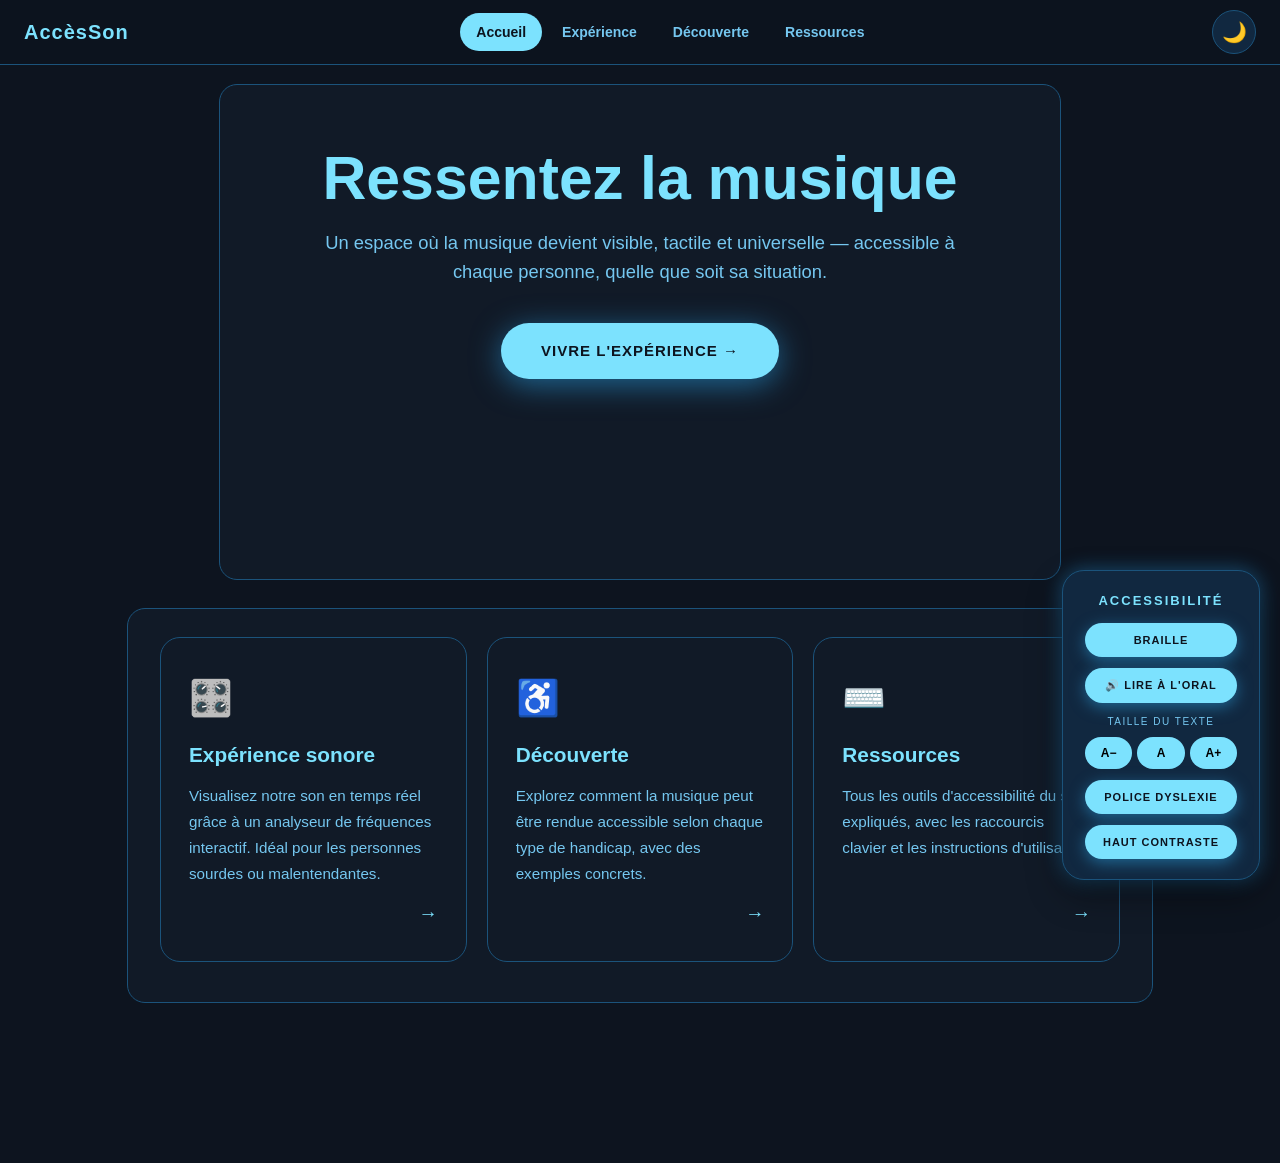
<file: index.html>
<!DOCTYPE html>
<html lang="fr">
<head>
    <meta charset="UTF-8">
    <meta name="viewport" content="width=device-width, initial-scale=1.0">
    <title>AccèsSon — La musique pour tous</title>
    <link rel="stylesheet" href="style.css">
    <link rel="preconnect" href="https://fonts.googleapis.com">
    <link href="https://fonts.googleapis.com/css2?family=Lexend:wght@300;400;500;700&display=swap" rel="stylesheet">
</head>
<body>
    <a href="#main-content" class="skip-link">Aller au contenu</a>

    <nav id="navbar">
        <a href="index.html" id="nav-logo">AccèsSon</a>
        <div id="nav-links">
            <a href="index.html" class="nav-link">Accueil</a>
            <a href="experience.html" class="nav-link">Expérience</a>
            <a href="decouverte.html" class="nav-link">Découverte</a>
            <a href="ressources.html" class="nav-link">Ressources</a>
        </div>
        <button id="btn-theme" aria-label="Changer le thème">🌙</button>
    </nav>

    <main id="main-content">
        <section id="hero">
            <div id="hero-content">
                <h1>Ressentez la musique</h1>
                <p>Un espace où la musique devient visible, tactile et universelle — accessible à chaque personne, quelle que soit sa situation.</p>
                <a href="experience.html" id="hero-cta">Vivre l'expérience →</a>
            </div>
            <div id="hero-wave" aria-hidden="true">
                <span></span><span></span><span></span><span></span><span></span>
                <span></span><span></span><span></span><span></span><span></span>
                <span></span><span></span><span></span><span></span><span></span>
                <span></span><span></span><span></span><span></span><span></span>
            </div>
        </section>

        <section id="features">
            <a href="experience.html" class="feature-card">
                <div class="card-icon">🎛️</div>
                <h2>Expérience sonore</h2>
                <p>Visualisez notre son en temps réel grâce à un analyseur de fréquences interactif. Idéal pour les personnes sourdes ou malentendantes.</p>
                <div class="card-arrow">→</div>
            </a>
            <a href="decouverte.html" class="feature-card">
                <div class="card-icon">♿</div>
                <h2>Découverte</h2>
                <p>Explorez comment la musique peut être rendue accessible selon chaque type de handicap, avec des exemples concrets.</p>
                <div class="card-arrow">→</div>
            </a>
            <a href="ressources.html" class="feature-card">
                <div class="card-icon">⌨️</div>
                <h2>Ressources</h2>
                <p>Tous les outils d'accessibilité du site expliqués, avec les raccourcis clavier et les instructions d'utilisation.</p>
                <div class="card-arrow">→</div>
            </a>
        </section>
    </main>

    <div id="a11y-container" role="complementary" aria-label="Outils d'accessibilité">
        <h3>Accessibilité</h3>
        <button id="btn-braille">Braille</button>
        <button id="btn-text" style="display: none;">Texte normal</button>
        <button id="btn-speech">🔊 Lire à l'oral</button>
        <button id="btn-stop-speech" style="display: none;">⏹ Stopper</button>
        <div id="a11y-font-size">
            <span class="a11y-label">Taille du texte</span>
            <div id="font-size-controls">
                <button id="btn-font-decrease" aria-label="Réduire">A−</button>
                <button id="btn-font-reset" aria-label="Défaut">A</button>
                <button id="btn-font-increase" aria-label="Augmenter">A+</button>
            </div>
        </div>
        <button id="btn-dyslexia" aria-pressed="false">Police dyslexie</button>
        <button id="btn-high-contrast" aria-pressed="false">Haut contraste</button>
    </div>

    <script src="script.js"></script>
</body>
</html>
</file>
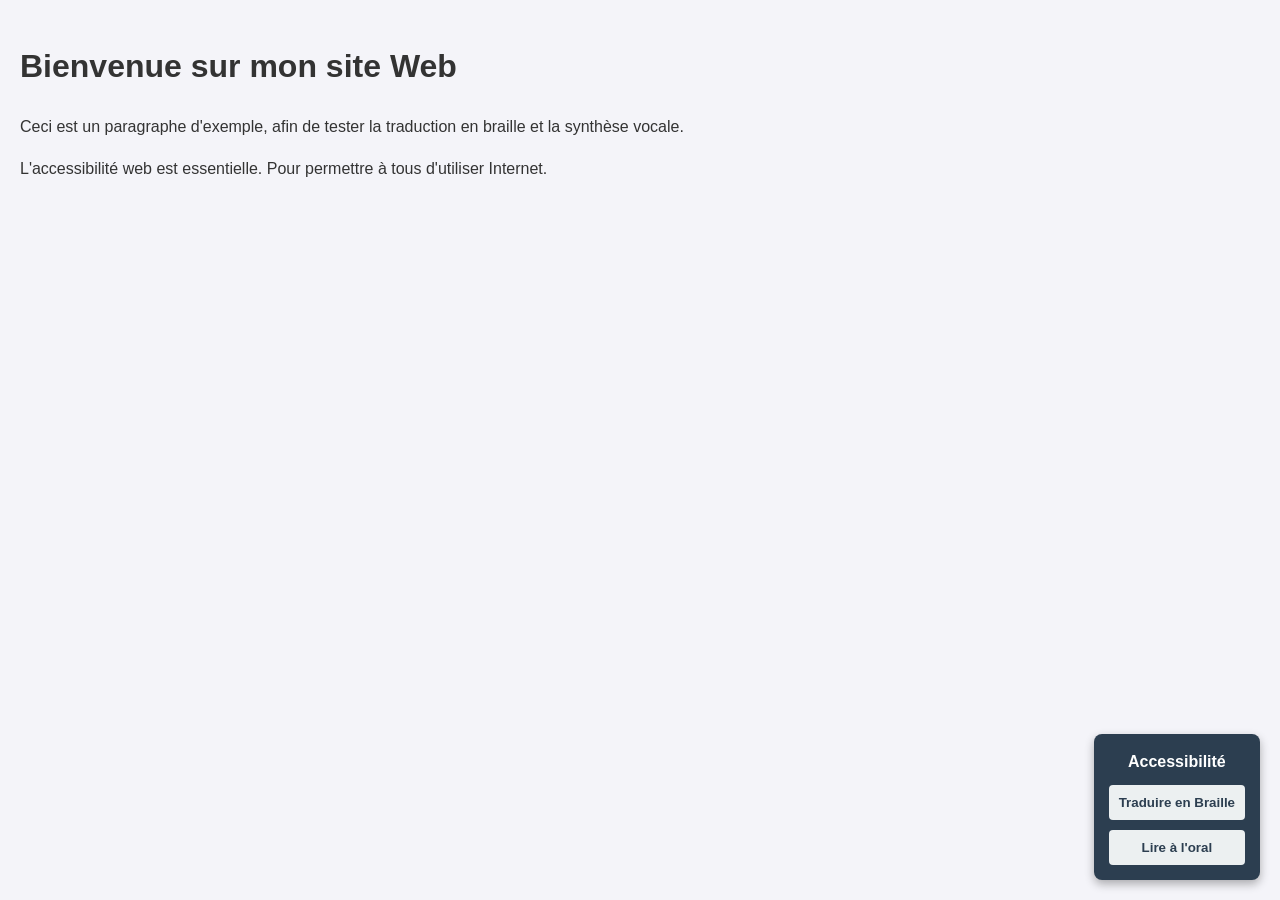
<file: src/index.html>
<!DOCTYPE html>
<html lang="fr">
<head>
    <meta charset="UTF-8">
    <meta name="viewport" content="width=device-width, initial-scale=1.0">
    <title>Mon Site Accessible</title>
    <link rel="stylesheet" href="style.css">
</head>
<body>
    <header>
        <h1>Bienvenue sur mon site Web</h1>
    </header>
    <main>
        <p>Ceci est un paragraphe d'exemple, afin de tester la traduction en braille et la synthèse vocale.</p>
        <p>L'accessibilité web est essentielle. Pour permettre à tous d'utiliser Internet.</p>
    </main>

<div id="a11y-container">
        <h3>Accessibilité</h3>
        <button id="btn-braille">Traduire en Braille</button>
        <button id="btn-text" style="display: none;">Revenir au texte normal</button>
        <button id="btn-speech">Lire à l'oral</button>
        <button id="btn-stop-speech" style="display: none;">Stopper la lecture</button>
    </div>

    <script src="script.js"></script>
</body>
</html>
</file>
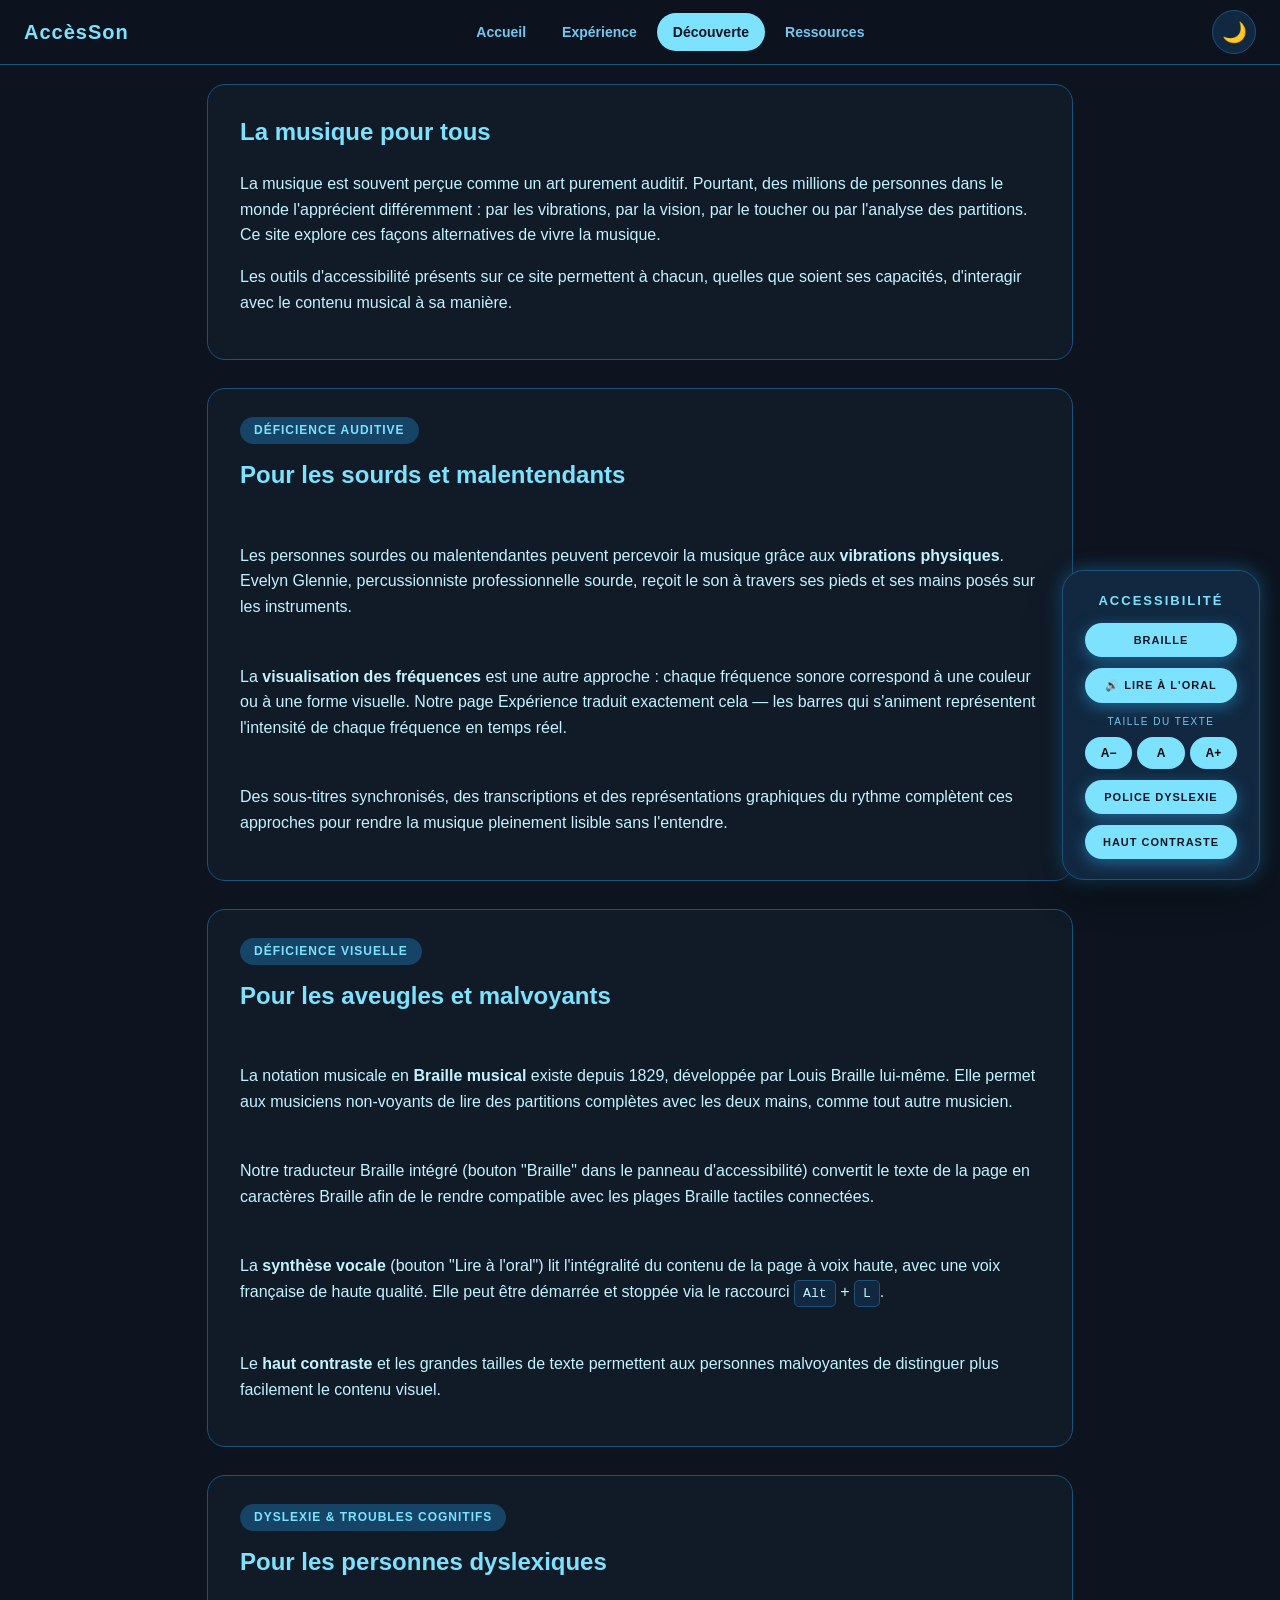
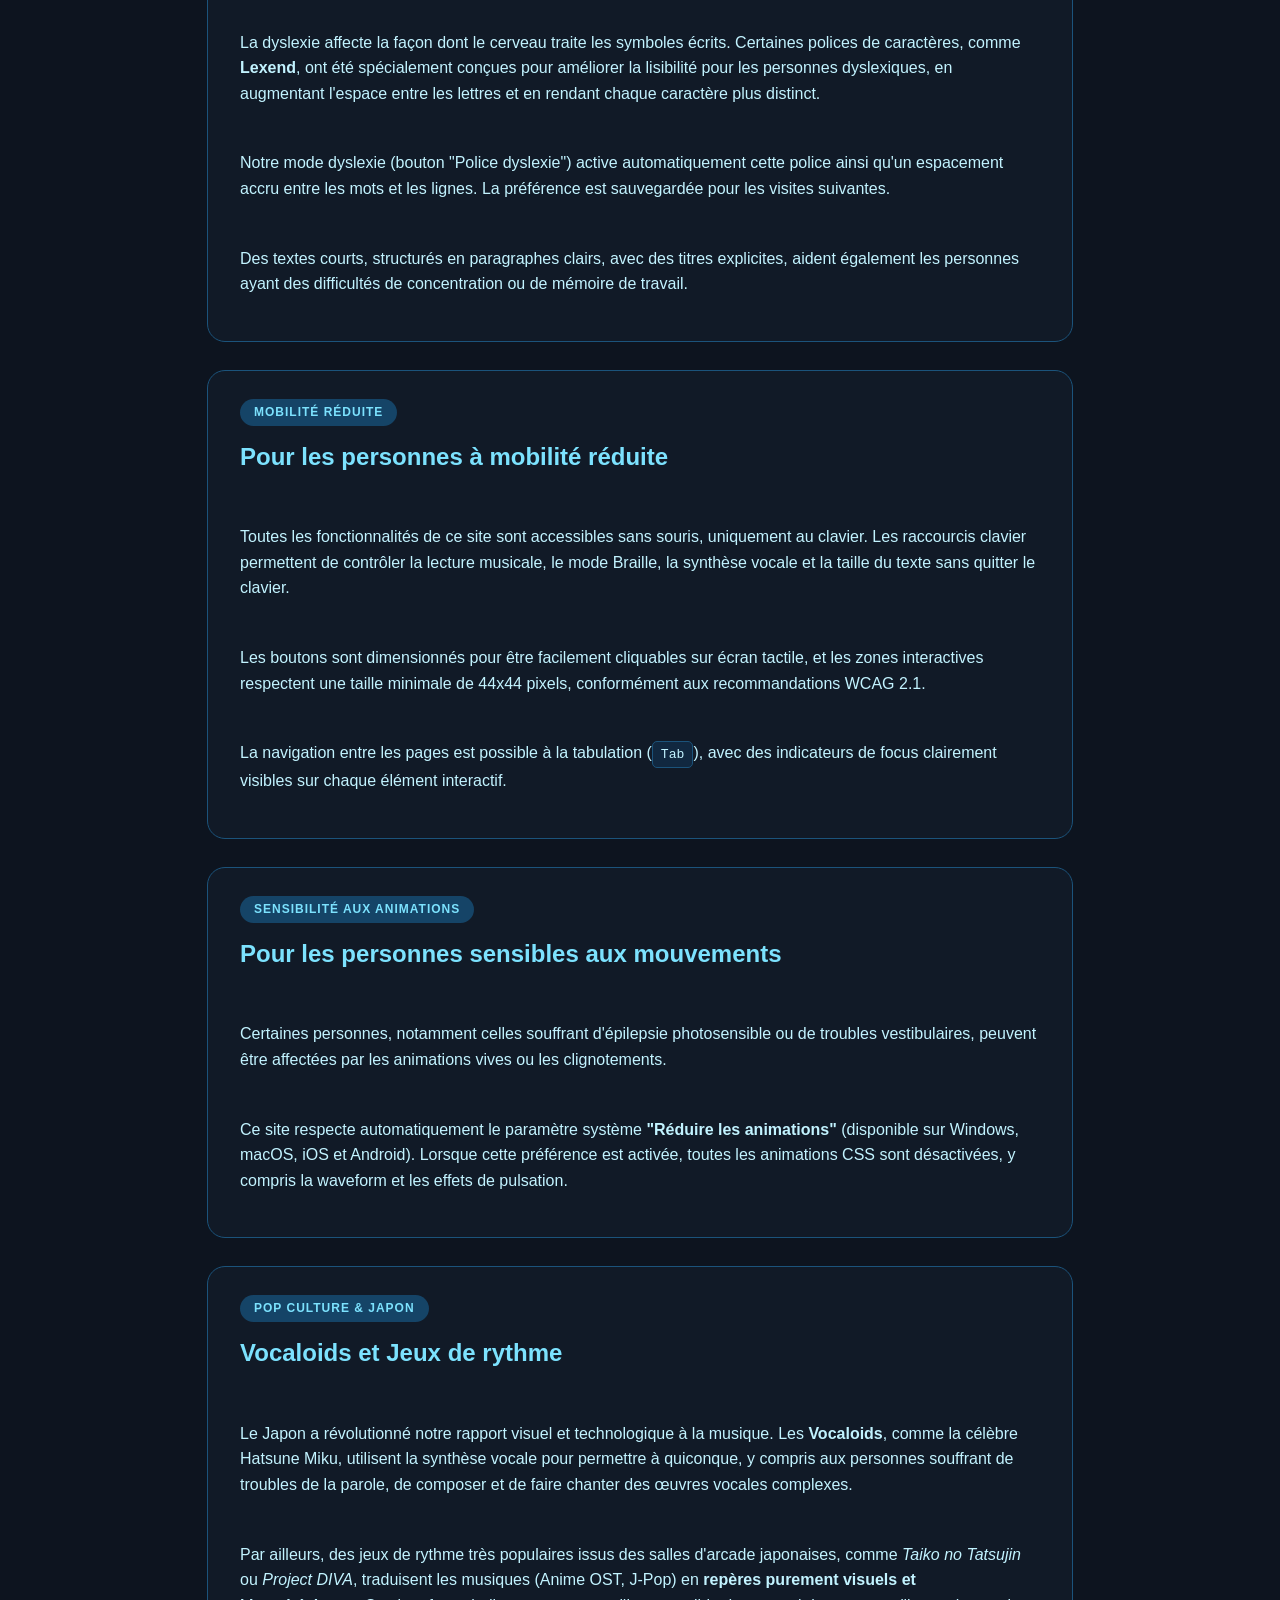
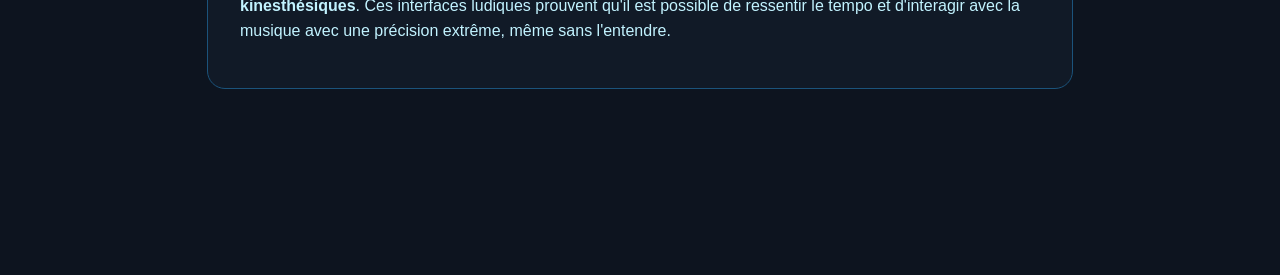
<file: decouverte.html>
<!DOCTYPE html>
<html lang="fr">
<head>
    <meta charset="UTF-8">
    <meta name="viewport" content="width=device-width, initial-scale=1.0">
    <title>AccèsSon — Découverte</title>
    <link rel="stylesheet" href="style.css">
    <link rel="preconnect" href="https://fonts.googleapis.com">
    <link href="https://fonts.googleapis.com/css2?family=Lexend:wght@300;400;500;700&display=swap" rel="stylesheet">
</head>
<body>
    <a href="#main-content" class="skip-link">Aller au contenu</a>

    <nav id="navbar">
        <a href="index.html" id="nav-logo">AccèsSon</a>
        <div id="nav-links">
            <a href="index.html" class="nav-link">Accueil</a>
            <a href="experience.html" class="nav-link">Expérience</a>
            <a href="decouverte.html" class="nav-link">Découverte</a>
            <a href="ressources.html" class="nav-link">Ressources</a>
        </div>
        <button id="btn-theme" aria-label="Changer le thème">🌙</button>
    </nav>

    <main id="main-content">

        <section>
            <h2>La musique pour tous</h2>
            <p>La musique est souvent perçue comme un art purement auditif. Pourtant, des millions de personnes dans le monde l'apprécient différemment : par les vibrations, par la vision, par le toucher ou par l'analyse des partitions. Ce site explore ces façons alternatives de vivre la musique.</p>
            <p>Les outils d'accessibilité présents sur ce site permettent à chacun, quelles que soient ses capacités, d'interagir avec le contenu musical à sa manière.</p>
        </section>

        <section>
            <div class="topic-section">
                <span class="topic-tag">Déficience auditive</span>
                <h2>Pour les sourds et malentendants</h2>
                <p>Les personnes sourdes ou malentendantes peuvent percevoir la musique grâce aux <strong>vibrations physiques</strong>. Evelyn Glennie, percussionniste professionnelle sourde, reçoit le son à travers ses pieds et ses mains posés sur les instruments.</p>
                <p>La <strong>visualisation des fréquences</strong> est une autre approche : chaque fréquence sonore correspond à une couleur ou à une forme visuelle. Notre page Expérience traduit exactement cela — les barres qui s'animent représentent l'intensité de chaque fréquence en temps réel.</p>
                <p>Des sous-titres synchronisés, des transcriptions et des représentations graphiques du rythme complètent ces approches pour rendre la musique pleinement lisible sans l'entendre.</p>
            </div>
        </section>

        <section>
            <div class="topic-section">
                <span class="topic-tag">Déficience visuelle</span>
                <h2>Pour les aveugles et malvoyants</h2>
                <p>La notation musicale en <strong>Braille musical</strong> existe depuis 1829, développée par Louis Braille lui-même. Elle permet aux musiciens non-voyants de lire des partitions complètes avec les deux mains, comme tout autre musicien.</p>
                <p>Notre traducteur Braille intégré (bouton "Braille" dans le panneau d'accessibilité) convertit le texte de la page en caractères Braille afin de le rendre compatible avec les plages Braille tactiles connectées.</p>
                <p>La <strong>synthèse vocale</strong> (bouton "Lire à l'oral") lit l'intégralité du contenu de la page à voix haute, avec une voix française de haute qualité. Elle peut être démarrée et stoppée via le raccourci <kbd>Alt</kbd> + <kbd>L</kbd>.</p>
                <p>Le <strong>haut contraste</strong> et les grandes tailles de texte permettent aux personnes malvoyantes de distinguer plus facilement le contenu visuel.</p>
            </div>
        </section>

        <section>
            <div class="topic-section">
                <span class="topic-tag">Dyslexie &amp; troubles cognitifs</span>
                <h2>Pour les personnes dyslexiques</h2>
                <p>La dyslexie affecte la façon dont le cerveau traite les symboles écrits. Certaines polices de caractères, comme <strong>Lexend</strong>, ont été spécialement conçues pour améliorer la lisibilité pour les personnes dyslexiques, en augmentant l'espace entre les lettres et en rendant chaque caractère plus distinct.</p>
                <p>Notre mode dyslexie (bouton "Police dyslexie") active automatiquement cette police ainsi qu'un espacement accru entre les mots et les lignes. La préférence est sauvegardée pour les visites suivantes.</p>
                <p>Des textes courts, structurés en paragraphes clairs, avec des titres explicites, aident également les personnes ayant des difficultés de concentration ou de mémoire de travail.</p>
            </div>
        </section>

        <section>
            <div class="topic-section">
                <span class="topic-tag">Mobilité réduite</span>
                <h2>Pour les personnes à mobilité réduite</h2>
                <p>Toutes les fonctionnalités de ce site sont accessibles sans souris, uniquement au clavier. Les raccourcis clavier permettent de contrôler la lecture musicale, le mode Braille, la synthèse vocale et la taille du texte sans quitter le clavier.</p>
                <p>Les boutons sont dimensionnés pour être facilement cliquables sur écran tactile, et les zones interactives respectent une taille minimale de 44x44 pixels, conformément aux recommandations WCAG 2.1.</p>
                <p>La navigation entre les pages est possible à la tabulation (<kbd>Tab</kbd>), avec des indicateurs de focus clairement visibles sur chaque élément interactif.</p>
            </div>
        </section>

        <section>
            <div class="topic-section">
                <span class="topic-tag">Sensibilité aux animations</span>
                <h2>Pour les personnes sensibles aux mouvements</h2>
                <p>Certaines personnes, notamment celles souffrant d'épilepsie photosensible ou de troubles vestibulaires, peuvent être affectées par les animations vives ou les clignotements.</p>
                <p>Ce site respecte automatiquement le paramètre système <strong>"Réduire les animations"</strong> (disponible sur Windows, macOS, iOS et Android). Lorsque cette préférence est activée, toutes les animations CSS sont désactivées, y compris la waveform et les effets de pulsation.</p>
            </div>
        </section>
        <section>
                <div class="topic-section">
                    <span class="topic-tag">Pop Culture & Japon</span>
                    <h2>Vocaloids et Jeux de rythme</h2>
                    <p>Le Japon a révolutionné notre rapport visuel et technologique à la musique. Les <strong>Vocaloids</strong>, comme la célèbre Hatsune Miku, utilisent la synthèse vocale pour permettre à quiconque, y compris aux personnes souffrant de troubles de la parole, de composer et de faire chanter des œuvres vocales complexes.</p>
                    <p>Par ailleurs, des jeux de rythme très populaires issus des salles d'arcade japonaises, comme <em>Taiko no Tatsujin</em> ou <em>Project DIVA</em>, traduisent les musiques (Anime OST, J-Pop) en <strong>repères purement visuels et kinesthésiques</strong>. Ces interfaces ludiques prouvent qu'il est possible de ressentir le tempo et d'interagir avec la musique avec une précision extrême, même sans l'entendre.</p>
                </div>
            </section>
    </main>

    <div id="a11y-container" role="complementary" aria-label="Outils d'accessibilité">
        <h3>Accessibilité</h3>
        <button id="btn-braille">Braille</button>
        <button id="btn-text" style="display: none;">Texte normal</button>
        <button id="btn-speech">🔊 Lire à l'oral</button>
        <button id="btn-stop-speech" style="display: none;">⏹ Stopper</button>
        <div id="a11y-font-size">
            <span class="a11y-label">Taille du texte</span>
            <div id="font-size-controls">
                <button id="btn-font-decrease" aria-label="Réduire">A−</button>
                <button id="btn-font-reset" aria-label="Défaut">A</button>
                <button id="btn-font-increase" aria-label="Augmenter">A+</button>
            </div>
        </div>
        <button id="btn-dyslexia" aria-pressed="false">Police dyslexie</button>
        <button id="btn-high-contrast" aria-pressed="false">Haut contraste</button>
    </div>

    <script src="script.js"></script>
</body>
</html>
</file>
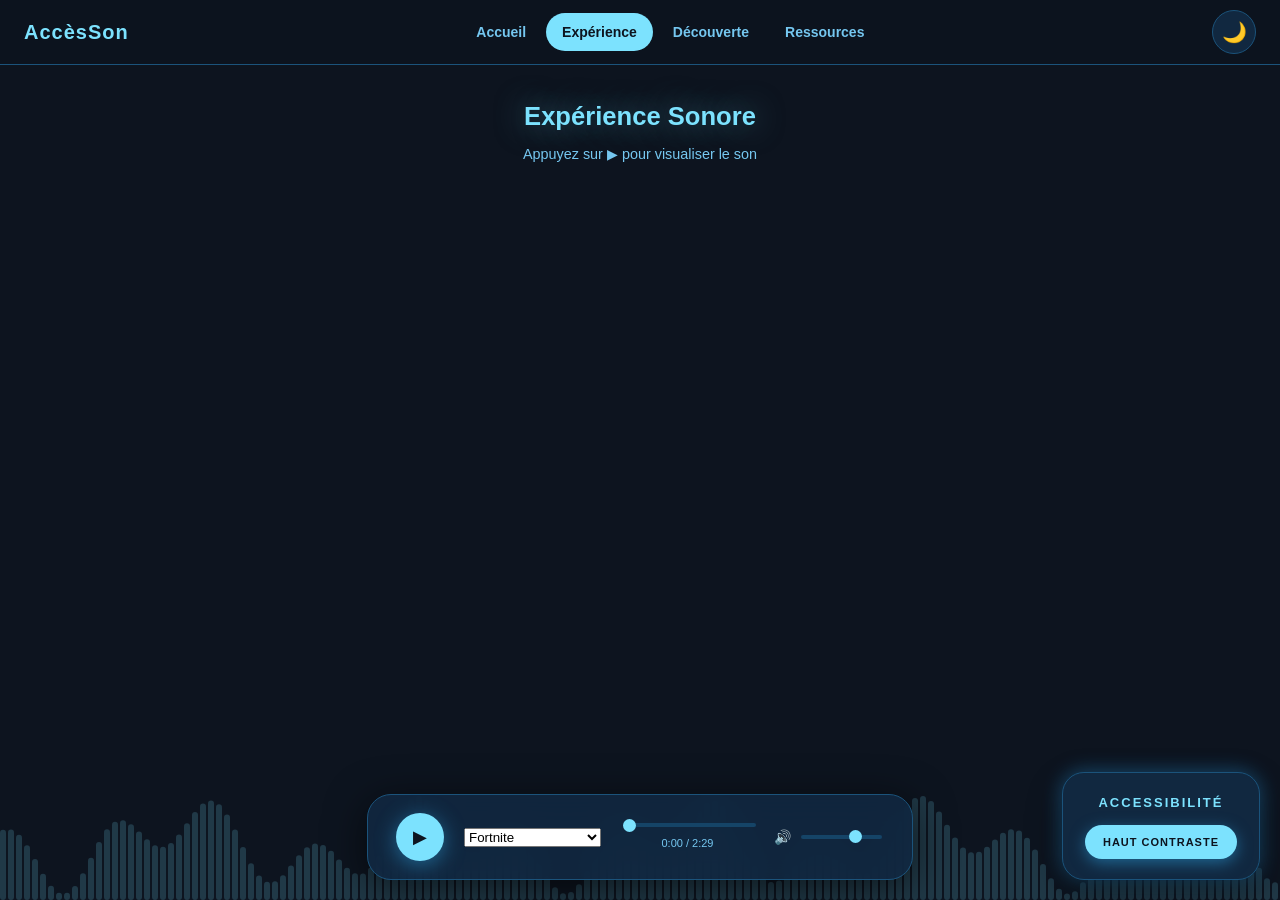
<file: experience.html>
<!DOCTYPE html>
<html lang="fr">
<head>
    <meta charset="UTF-8">
    <meta name="viewport" content="width=device-width, initial-scale=1.0">
    <title>AccèsSon — Expérience sonore</title>
    <link rel="stylesheet" href="style.css">
    <link rel="preconnect" href="https://fonts.googleapis.com">
    <link href="https://fonts.googleapis.com/css2?family=Lexend:wght@300;400;500;700&display=swap" rel="stylesheet">
</head>
<body class="page-exp">
    <a href="#exp-player" class="skip-link">Aller au lecteur</a>

    <nav id="navbar">
        <a href="index.html" id="nav-logo">AccèsSon</a>
        <div id="nav-links">
            <a href="index.html" class="nav-link">Accueil</a>
            <a href="experience.html" class="nav-link">Expérience</a>
            <a href="decouverte.html" class="nav-link">Découverte</a>
            <a href="ressources.html" class="nav-link">Ressources</a>
        </div>
        <button id="btn-theme" aria-label="Changer le thème">🌙</button>
    </nav>

    <p class="sr-only" id="viz-desc">
        Visualiseur de fréquences audio. Les barres représentent l'intensité des différentes fréquences sonores en temps réel. Utilisez le lecteur ci-dessous pour démarrer la musique.
    </p>

    <canvas id="visualizer" aria-labelledby="viz-desc" role="img"></canvas>

    <div id="exp-header" aria-hidden="true">
        <h1>Expérience Sonore</h1>
        <p id="exp-hint">Appuyez sur ▶ pour visualiser le son</p>
    </div>

    <audio id="audio-exp" src="music.mp3" preload="auto"></audio>

    <div id="exp-player" role="region" aria-label="Lecteur de musique">
        <button id="btn-exp-play" aria-label="Lecture / Pause">▶</button>
        
        <div id="exp-track-selector">
            <label for="track-select" class="sr-only">Choisir une musique</label>
            <select id="track-select" aria-label="Sélection du genre musical">
                <option value="music.mp3">Fortnite</option>
                <option value="citypop.mp3">City Pop Japonaise</option>
                <option value="ost.mp3">Anime OST</option>
                <option value="orchestral.mp3">Orchestral</option>
                <option value="vocaloid.mp3">Vocaloid</option>
            </select>
        </div>

        <div id="exp-progress-wrap">
            <input type="range" id="exp-progress" min="0" value="0" step="0.1" aria-label="Progression">
            <div id="exp-time">
                <span id="exp-current">0:00</span> / <span id="exp-duration">–:––</span>
            </div>
        </div>
        <div id="exp-vol-wrap">
            <span id="exp-vol-icon" aria-hidden="true">🔊</span>
            <input type="range" id="exp-volume" min="0" max="1" step="0.01" value="0.7" aria-label="Volume">
        </div>
    </div>

    <div id="a11y-container" role="complementary" aria-label="Outils d'accessibilité">
        <h3>Accessibilité</h3>
        <button id="btn-braille" style="display:none;">Braille</button>
        <button id="btn-text" style="display: none;">Texte normal</button>
        <button id="btn-speech" style="display:none;">🔊 Lire</button>
        <button id="btn-stop-speech" style="display: none;">⏹ Stopper</button>
        <div id="a11y-font-size" style="display:none;">
            <span class="a11y-label">Taille du texte</span>
            <div id="font-size-controls">
                <button id="btn-font-decrease" aria-label="Réduire">A−</button>
                <button id="btn-font-reset" aria-label="Défaut">A</button>
                <button id="btn-font-increase" aria-label="Augmenter">A+</button>
            </div>
        </div>
        <button id="btn-dyslexia" style="display:none;" aria-pressed="false">Police dyslexie</button>
        <button id="btn-high-contrast" aria-pressed="false">Haut contraste</button>
    </div>

    <script src="script.js"></script>
    <script src="experience.js"></script>
</body>
</html>
</file>
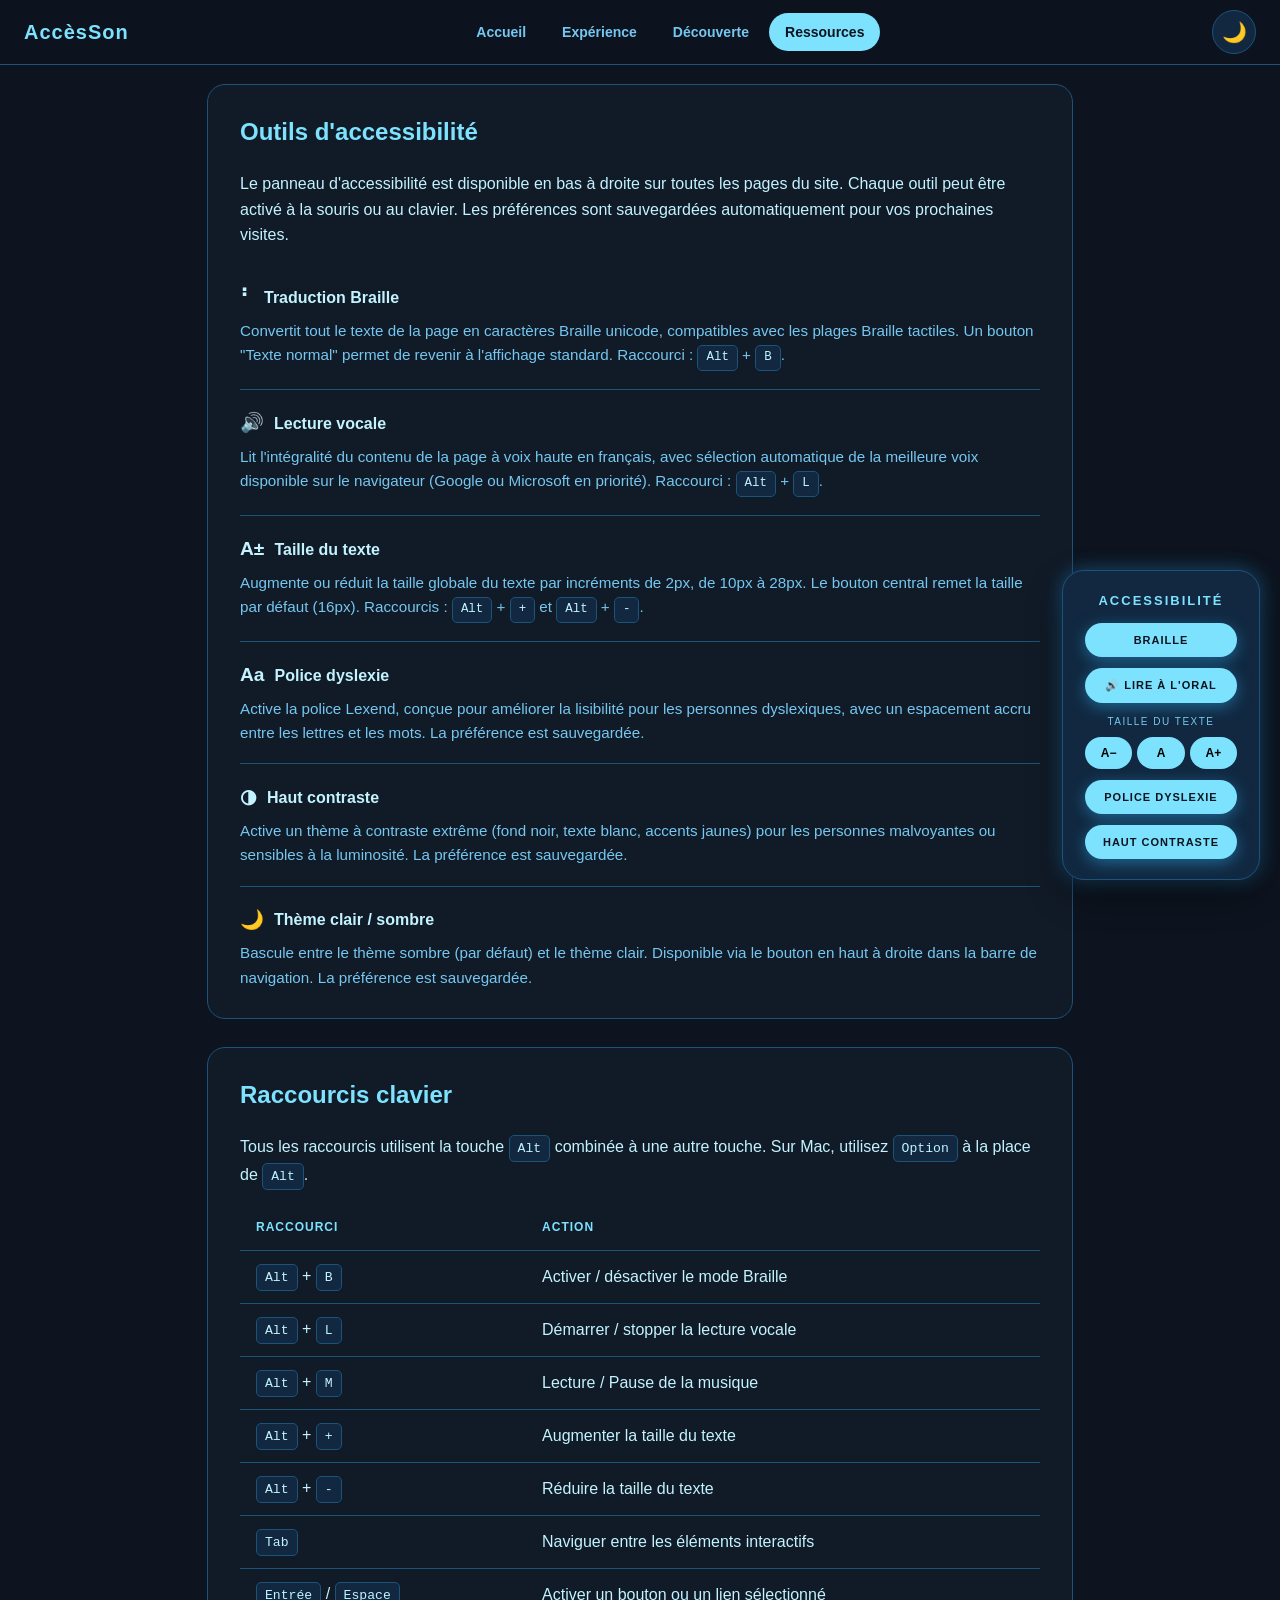
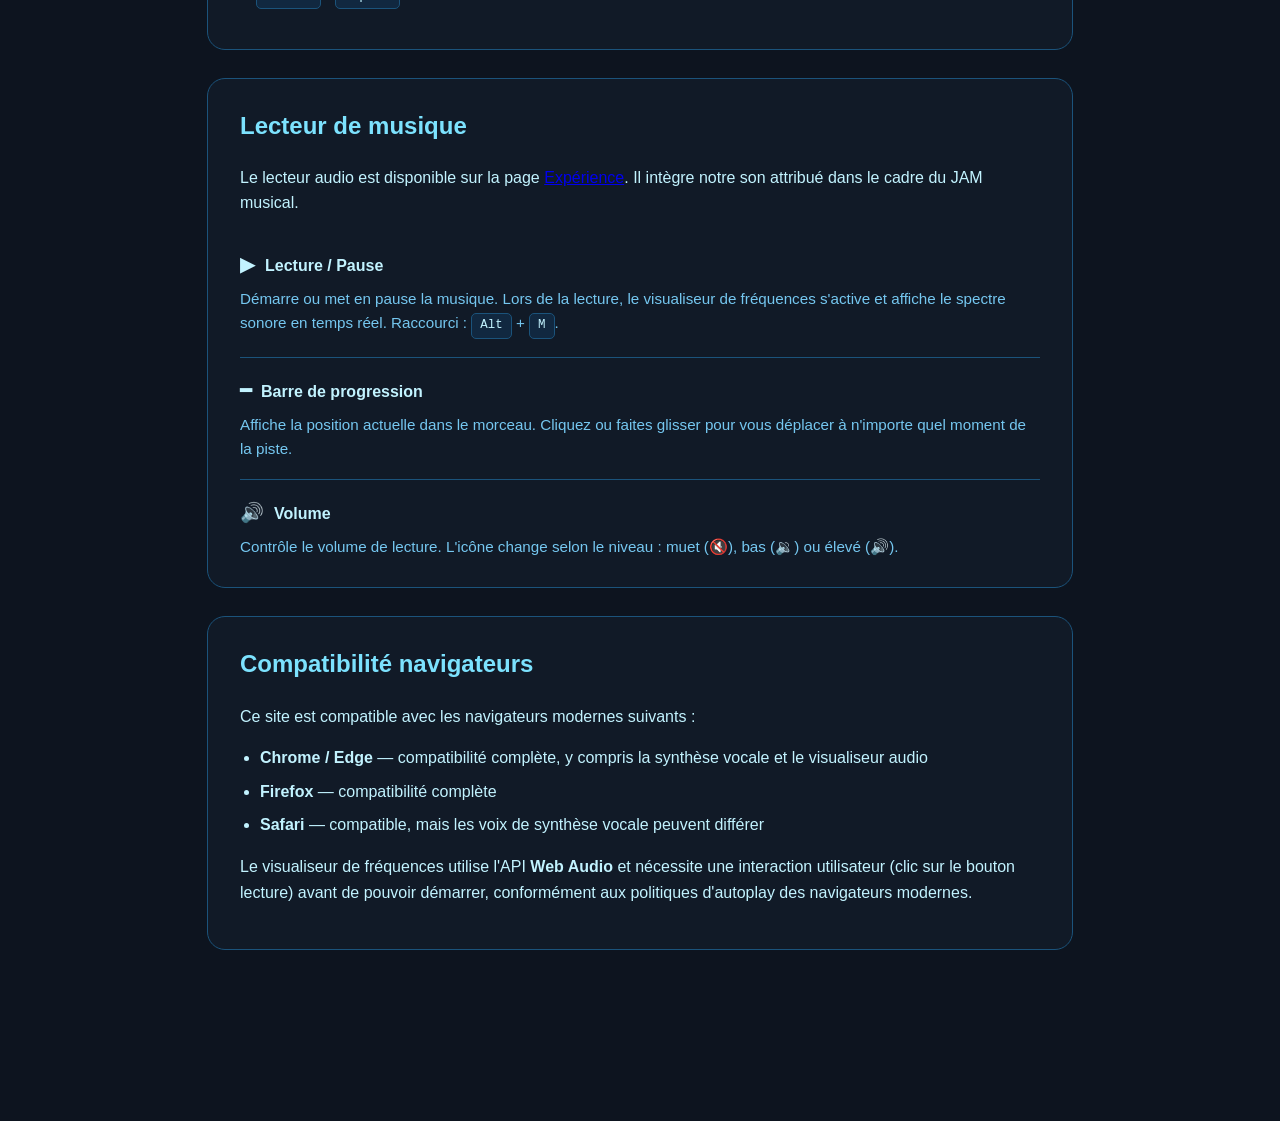
<file: ressources.html>
<!DOCTYPE html>
<html lang="fr">
<head>
    <meta charset="UTF-8">
    <meta name="viewport" content="width=device-width, initial-scale=1.0">
    <title>AccèsSon — Ressources</title>
    <link rel="stylesheet" href="style.css">
    <link rel="preconnect" href="https://fonts.googleapis.com">
    <link href="https://fonts.googleapis.com/css2?family=Lexend:wght@300;400;500;700&display=swap" rel="stylesheet">
</head>
<body>
    <a href="#main-content" class="skip-link">Aller au contenu</a>

    <nav id="navbar">
        <a href="index.html" id="nav-logo">AccèsSon</a>
        <div id="nav-links">
            <a href="index.html" class="nav-link">Accueil</a>
            <a href="experience.html" class="nav-link">Expérience</a>
            <a href="decouverte.html" class="nav-link">Découverte</a>
            <a href="ressources.html" class="nav-link">Ressources</a>
        </div>
        <button id="btn-theme" aria-label="Changer le thème">🌙</button>
    </nav>

    <main id="main-content">

        <section>
            <h2>Outils d'accessibilité</h2>
            <p>Le panneau d'accessibilité est disponible en bas à droite sur toutes les pages du site. Chaque outil peut être activé à la souris ou au clavier. Les préférences sont sauvegardées automatiquement pour vos prochaines visites.</p>

            <div class="feature-item">
                <div class="feature-item-title"><span>⠃</span> Traduction Braille</div>
                <p>Convertit tout le texte de la page en caractères Braille unicode, compatibles avec les plages Braille tactiles. Un bouton "Texte normal" permet de revenir à l'affichage standard. Raccourci : <kbd>Alt</kbd> + <kbd>B</kbd>.</p>
            </div>

            <div class="feature-item">
                <div class="feature-item-title"><span>🔊</span> Lecture vocale</div>
                <p>Lit l'intégralité du contenu de la page à voix haute en français, avec sélection automatique de la meilleure voix disponible sur le navigateur (Google ou Microsoft en priorité). Raccourci : <kbd>Alt</kbd> + <kbd>L</kbd>.</p>
            </div>

            <div class="feature-item">
                <div class="feature-item-title"><span>A±</span> Taille du texte</div>
                <p>Augmente ou réduit la taille globale du texte par incréments de 2px, de 10px à 28px. Le bouton central remet la taille par défaut (16px). Raccourcis : <kbd>Alt</kbd> + <kbd>+</kbd> et <kbd>Alt</kbd> + <kbd>-</kbd>.</p>
            </div>

            <div class="feature-item">
                <div class="feature-item-title"><span>Aa</span> Police dyslexie</div>
                <p>Active la police Lexend, conçue pour améliorer la lisibilité pour les personnes dyslexiques, avec un espacement accru entre les lettres et les mots. La préférence est sauvegardée.</p>
            </div>

            <div class="feature-item">
                <div class="feature-item-title"><span>◑</span> Haut contraste</div>
                <p>Active un thème à contraste extrême (fond noir, texte blanc, accents jaunes) pour les personnes malvoyantes ou sensibles à la luminosité. La préférence est sauvegardée.</p>
            </div>

            <div class="feature-item">
                <div class="feature-item-title"><span>🌙</span> Thème clair / sombre</div>
                <p>Bascule entre le thème sombre (par défaut) et le thème clair. Disponible via le bouton en haut à droite dans la barre de navigation. La préférence est sauvegardée.</p>
            </div>
        </section>

        <section>
            <h2>Raccourcis clavier</h2>
            <p>Tous les raccourcis utilisent la touche <kbd>Alt</kbd> combinée à une autre touche. Sur Mac, utilisez <kbd>Option</kbd> à la place de <kbd>Alt</kbd>.</p>

            <table class="shortcut-table" aria-label="Liste des raccourcis clavier">
                <thead>
                    <tr>
                        <th scope="col">Raccourci</th>
                        <th scope="col">Action</th>
                    </tr>
                </thead>
                <tbody>
                    <tr>
                        <td><kbd>Alt</kbd> + <kbd>B</kbd></td>
                        <td>Activer / désactiver le mode Braille</td>
                    </tr>
                    <tr>
                        <td><kbd>Alt</kbd> + <kbd>L</kbd></td>
                        <td>Démarrer / stopper la lecture vocale</td>
                    </tr>
                    <tr>
                        <td><kbd>Alt</kbd> + <kbd>M</kbd></td>
                        <td>Lecture / Pause de la musique</td>
                    </tr>
                    <tr>
                        <td><kbd>Alt</kbd> + <kbd>+</kbd></td>
                        <td>Augmenter la taille du texte</td>
                    </tr>
                    <tr>
                        <td><kbd>Alt</kbd> + <kbd>-</kbd></td>
                        <td>Réduire la taille du texte</td>
                    </tr>
                    <tr>
                        <td><kbd>Tab</kbd></td>
                        <td>Naviguer entre les éléments interactifs</td>
                    </tr>
                    <tr>
                        <td><kbd>Entrée</kbd> / <kbd>Espace</kbd></td>
                        <td>Activer un bouton ou un lien sélectionné</td>
                    </tr>
                </tbody>
            </table>
        </section>

        <section>
            <h2>Lecteur de musique</h2>
            <p>Le lecteur audio est disponible sur la page <a href="experience.html">Expérience</a>. Il intègre notre son attribué dans le cadre du JAM musical.</p>

            <div class="feature-item">
                <div class="feature-item-title"><span>▶</span> Lecture / Pause</div>
                <p>Démarre ou met en pause la musique. Lors de la lecture, le visualiseur de fréquences s'active et affiche le spectre sonore en temps réel. Raccourci : <kbd>Alt</kbd> + <kbd>M</kbd>.</p>
            </div>

            <div class="feature-item">
                <div class="feature-item-title"><span>━</span> Barre de progression</div>
                <p>Affiche la position actuelle dans le morceau. Cliquez ou faites glisser pour vous déplacer à n'importe quel moment de la piste.</p>
            </div>

            <div class="feature-item">
                <div class="feature-item-title"><span>🔊</span> Volume</div>
                <p>Contrôle le volume de lecture. L'icône change selon le niveau : muet (🔇), bas (🔉) ou élevé (🔊).</p>
            </div>
        </section>

        <section>
            <h2>Compatibilité navigateurs</h2>
            <p>Ce site est compatible avec les navigateurs modernes suivants :</p>
            <ul>
                <li><strong>Chrome / Edge</strong> — compatibilité complète, y compris la synthèse vocale et le visualiseur audio</li>
                <li><strong>Firefox</strong> — compatibilité complète</li>
                <li><strong>Safari</strong> — compatible, mais les voix de synthèse vocale peuvent différer</li>
            </ul>
            <p>Le visualiseur de fréquences utilise l'API <strong>Web Audio</strong> et nécessite une interaction utilisateur (clic sur le bouton lecture) avant de pouvoir démarrer, conformément aux politiques d'autoplay des navigateurs modernes.</p>
        </section>

    </main>

    <div id="a11y-container" role="complementary" aria-label="Outils d'accessibilité">
        <h3>Accessibilité</h3>
        <button id="btn-braille">Braille</button>
        <button id="btn-text" style="display: none;">Texte normal</button>
        <button id="btn-speech">🔊 Lire à l'oral</button>
        <button id="btn-stop-speech" style="display: none;">⏹ Stopper</button>
        <div id="a11y-font-size">
            <span class="a11y-label">Taille du texte</span>
            <div id="font-size-controls">
                <button id="btn-font-decrease" aria-label="Réduire">A−</button>
                <button id="btn-font-reset" aria-label="Défaut">A</button>
                <button id="btn-font-increase" aria-label="Augmenter">A+</button>
            </div>
        </div>
        <button id="btn-dyslexia" aria-pressed="false">Police dyslexie</button>
        <button id="btn-high-contrast" aria-pressed="false">Haut contraste</button>
    </div>

    <script src="script.js"></script>
</body>
</html>
</file>
<file: style.css>
body {
    --app-background: #0D141F;
    --Subtle-Background: #111A27;
    --UI-element-background: #112840;
    --Hovered-UI-element-background: #113555;
    --Active-UI-element-background: #154467;
    --Subtle-borders-an-separators: #1B537B;
    --UI-element-border-focus-rings: #1F6692;
    --Hovered-UI-element-border: #197CAE;
    --Solid-background: #7CE2FE;
    --Hovered-solid-background: #A8EEFF;
    --Low-contrast-text: #75C7F0;
    --Hight-contrast-text: #C2F3FF;
    --transition: all 0.3s ease;

    font-family: Arial, sans-serif;
    line-height: 1.6;
    margin: 0;
    padding: 84px 24px 160px;
    background-color: var(--app-background);
    color: var(--Hight-contrast-text);
    transition: background-color 0.3s ease, color 0.3s ease;
}

body.light-theme {
    --app-background: #F9FEFF;
    --Subtle-Background: #F1FAFD;
    --UI-element-background: #E1F6FD;
    --Hovered-UI-element-background: #D1F0FA;
    --Active-UI-element-background: #BEE7F5;
    --Subtle-borders-an-separators: #A9DAED;
    --UI-element-border-focus-rings: #8DCAE3;
    --Hovered-UI-element-border: #60B3D7;
    --Solid-background: #0099C8;
    --Hovered-solid-background: #007EA8;
    --Low-contrast-text: #00749E;
    --Hight-contrast-text: #1D3E56;
}

body.high-contrast {
    --app-background: #000000;
    --Subtle-Background: #0A0A0A;
    --UI-element-background: #111111;
    --Hovered-UI-element-background: #1A1A1A;
    --Active-UI-element-background: #222222;
    --Subtle-borders-an-separators: #FFFF00;
    --UI-element-border-focus-rings: #FFFF00;
    --Hovered-UI-element-border: #FFFFFF;
    --Solid-background: #FFFF00;
    --Hovered-solid-background: #FFFFFF;
    --Low-contrast-text: #FFFF00;
    --Hight-contrast-text: #FFFFFF;
}

body.dyslexia-mode {
    font-family: 'Lexend', Arial, sans-serif;
    letter-spacing: 0.06em;
    word-spacing: 0.12em;
    line-height: 2;
}

body.page-exp {
    overflow: hidden;
    padding: 0;
}

.sr-only {
    position: absolute;
    width: 1px;
    height: 1px;
    padding: 0;
    margin: -1px;
    overflow: hidden;
    clip: rect(0,0,0,0);
    white-space: nowrap;
    border: 0;
}

.skip-link {
    position: absolute;
    top: -50px;
    left: 16px;
    padding: 10px 20px;
    background: var(--Solid-background);
    color: var(--app-background);
    border-radius: 0 0 10px 10px;
    z-index: 99999;
    font-weight: 700;
    transition: top 0.2s;
    text-decoration: none;
}

.skip-link:focus {
    top: 0;
}

#navbar {
    position: fixed;
    top: 0;
    left: 0;
    right: 0;
    height: 64px;
    display: flex;
    align-items: center;
    justify-content: space-between;
    padding: 0 24px;
    background: rgba(13, 20, 31, 0.88);
    backdrop-filter: blur(14px);
    border-bottom: 1px solid var(--Subtle-borders-an-separators);
    z-index: 1000;
    transition: var(--transition);
}

body.light-theme #navbar {
    background: rgba(249, 254, 255, 0.88);
}

body.high-contrast #navbar {
    background: #000;
    border-bottom-color: #FFFF00;
}

#nav-logo {
    font-size: 20px;
    font-weight: 800;
    color: var(--Solid-background);
    text-decoration: none;
    letter-spacing: 1px;
    flex-shrink: 0;
}

#nav-links {
    display: flex;
    gap: 4px;
}

.nav-link {
    padding: 8px 16px;
    border-radius: 50px;
    text-decoration: none;
    color: var(--Low-contrast-text);
    font-size: 14px;
    font-weight: 600;
    transition: var(--transition);
}

.nav-link:hover {
    color: var(--Hight-contrast-text);
    background: var(--UI-element-background);
}

.nav-link.active {
    color: var(--app-background);
    background: var(--Solid-background);
}

#btn-theme {
    width: 44px;
    height: 44px;
    border-radius: 50%;
    padding: 0;
    font-size: 20px;
    display: flex;
    align-items: center;
    justify-content: center;
    background: var(--UI-element-background);
    color: var(--Hight-contrast-text);
    border: 1px solid var(--Subtle-borders-an-separators);
    cursor: pointer;
    transition: var(--transition);
    flex-shrink: 0;
}

#btn-theme:hover {
    background: var(--Hovered-UI-element-background);
    transform: scale(1.1);
}

#btn-theme:active {
    transform: scale(0.9);
}

#hero {
    display: flex;
    flex-direction: column;
    align-items: center;
    text-align: center;
    padding: 60px 20px 80px;
    gap: 40px;
}

#hero-content {
    max-width: 640px;
}

#hero-content h1 {
    font-size: clamp(2rem, 6vw, 3.8rem);
    font-weight: 900;
    margin: 0 0 16px;
    color: var(--Solid-background);
    line-height: 1.1;
}

#hero-content p {
    font-size: 1.15rem;
    color: var(--Low-contrast-text);
    margin: 0 0 36px;
}

#hero-cta {
    display: inline-block;
    padding: 16px 40px;
    background: var(--Solid-background);
    color: var(--app-background);
    text-decoration: none;
    border-radius: 50px;
    font-weight: 800;
    font-size: 15px;
    letter-spacing: 1px;
    text-transform: uppercase;
    transition: var(--transition);
    box-shadow: 0 6px 30px var(--UI-element-border-focus-rings);
}

#hero-cta:hover {
    background: var(--Hovered-solid-background);
    transform: translateY(-3px);
    box-shadow: 0 10px 40px var(--Hovered-UI-element-border);
}

#hero-wave {
    display: flex;
    align-items: flex-end;
    justify-content: center;
    gap: 5px;
    height: 80px;
}

#hero-wave span {
    display: block;
    width: 7px;
    border-radius: 4px;
    background: var(--Solid-background);
    opacity: 0.7;
}

#hero-wave span:nth-child(1)  { animation: heroWave 1.1s 0.0s ease-in-out infinite alternate; }
#hero-wave span:nth-child(2)  { animation: heroWave 0.9s 0.1s ease-in-out infinite alternate; }
#hero-wave span:nth-child(3)  { animation: heroWave 1.3s 0.2s ease-in-out infinite alternate; }
#hero-wave span:nth-child(4)  { animation: heroWave 0.8s 0.0s ease-in-out infinite alternate; }
#hero-wave span:nth-child(5)  { animation: heroWave 1.0s 0.3s ease-in-out infinite alternate; }
#hero-wave span:nth-child(6)  { animation: heroWave 1.4s 0.1s ease-in-out infinite alternate; }
#hero-wave span:nth-child(7)  { animation: heroWave 0.9s 0.2s ease-in-out infinite alternate; }
#hero-wave span:nth-child(8)  { animation: heroWave 1.2s 0.0s ease-in-out infinite alternate; }
#hero-wave span:nth-child(9)  { animation: heroWave 0.8s 0.3s ease-in-out infinite alternate; }
#hero-wave span:nth-child(10) { animation: heroWave 1.1s 0.1s ease-in-out infinite alternate; }
#hero-wave span:nth-child(11) { animation: heroWave 1.3s 0.2s ease-in-out infinite alternate; }
#hero-wave span:nth-child(12) { animation: heroWave 0.9s 0.0s ease-in-out infinite alternate; }
#hero-wave span:nth-child(13) { animation: heroWave 1.0s 0.1s ease-in-out infinite alternate; }
#hero-wave span:nth-child(14) { animation: heroWave 1.2s 0.3s ease-in-out infinite alternate; }
#hero-wave span:nth-child(15) { animation: heroWave 0.8s 0.2s ease-in-out infinite alternate; }
#hero-wave span:nth-child(16) { animation: heroWave 1.1s 0.0s ease-in-out infinite alternate; }
#hero-wave span:nth-child(17) { animation: heroWave 1.3s 0.1s ease-in-out infinite alternate; }
#hero-wave span:nth-child(18) { animation: heroWave 0.9s 0.3s ease-in-out infinite alternate; }
#hero-wave span:nth-child(19) { animation: heroWave 1.0s 0.2s ease-in-out infinite alternate; }
#hero-wave span:nth-child(20) { animation: heroWave 0.8s 0.1s ease-in-out infinite alternate; }

@keyframes heroWave {
    from { height: 6px; }
    to   { height: 70px; }
}

@media (prefers-reduced-motion: reduce) {
    #hero-wave span,
    #waveform span,
    #btn-speech { animation: none !important; }
}

#features {
    display: grid;
    grid-template-columns: repeat(auto-fit, minmax(260px, 1fr));
    gap: 20px;
    max-width: 960px;
    margin: 0 auto;
    padding-bottom: 40px;
}

.feature-card {
    display: flex;
    flex-direction: column;
    gap: 12px;
    padding: 32px 28px;
    background: var(--Subtle-Background);
    border: 1px solid var(--Subtle-borders-an-separators);
    border-radius: 20px;
    text-decoration: none;
    color: var(--Hight-contrast-text);
    transition: var(--transition);
}

.feature-card:hover {
    background: var(--UI-element-background);
    border-color: var(--Hovered-UI-element-border);
    transform: translateY(-5px);
    box-shadow: 0 12px 40px rgba(0,0,0,0.3);
}

.card-icon {
    font-size: 2.2rem;
}

.feature-card h2 {
    margin: 0;
    font-size: 1.3rem;
    color: var(--Solid-background);
}

.feature-card p {
    margin: 0;
    font-size: 0.95rem;
    color: var(--Low-contrast-text);
    line-height: 1.7;
}

.card-arrow {
    margin-top: auto;
    font-size: 1.2rem;
    color: var(--Solid-background);
    align-self: flex-end;
}

#visualizer {
    position: fixed;
    top: 64px;
    left: 0;
    width: 100vw;
    height: calc(100vh - 64px);
    z-index: 1;
    display: block;
}

#exp-header {
    position: fixed;
    top: 80px;
    left: 0;
    right: 0;
    text-align: center;
    z-index: 10;
    padding: 16px;
    pointer-events: none;
}

#exp-header h1 {
    font-size: 1.6rem;
    font-weight: 900;
    color: var(--Solid-background);
    margin: 0 0 6px;
    text-shadow: 0 0 30px rgba(124,226,254,0.5);
}

#exp-header p {
    font-size: 0.9rem;
    color: var(--Low-contrast-text);
    margin: 0;
}

#exp-player {
    position: fixed;
    bottom: 20px;
    left: 50%;
    transform: translateX(-50%);
    background: rgba(17, 40, 64, 0.92);
    border: 1px solid var(--Subtle-borders-an-separators);
    border-radius: 24px;
    padding: 18px 28px;
    z-index: 10;
    display: flex;
    align-items: center;
    gap: 20px;
    backdrop-filter: blur(16px);
    box-shadow: 0 8px 40px rgba(0,0,0,0.6);
    min-width: 340px;
}

#btn-exp-play {
    width: 48px;
    height: 48px;
    border-radius: 50%;
    border: none;
    background: var(--Solid-background);
    color: var(--app-background);
    font-size: 18px;
    cursor: pointer;
    display: flex;
    align-items: center;
    justify-content: center;
    flex-shrink: 0;
    transition: var(--transition);
    box-shadow: 0 4px 20px var(--UI-element-border-focus-rings);
}

#btn-exp-play:hover {
    background: var(--Hovered-solid-background);
    transform: scale(1.1);
}

#exp-progress-wrap {
    display: flex;
    flex-direction: column;
    gap: 6px;
    flex: 1;
}

#exp-progress,
#exp-volume {
    -webkit-appearance: none;
    appearance: none;
    width: 100%;
    height: 4px;
    border-radius: 2px;
    background: var(--Active-UI-element-background);
    outline: none;
    cursor: pointer;
}

#exp-progress::-webkit-slider-thumb,
#exp-volume::-webkit-slider-thumb {
    -webkit-appearance: none;
    width: 13px;
    height: 13px;
    border-radius: 50%;
    background: var(--Solid-background);
    cursor: pointer;
}

#exp-progress::-moz-range-thumb,
#exp-volume::-moz-range-thumb {
    width: 13px;
    height: 13px;
    border-radius: 50%;
    background: var(--Solid-background);
    border: none;
    cursor: pointer;
}

#exp-time {
    font-size: 11px;
    color: var(--Low-contrast-text);
    text-align: center;
}

#exp-vol-wrap {
    display: flex;
    align-items: center;
    gap: 8px;
    flex-shrink: 0;
    width: 110px;
}

#exp-vol-icon {
    font-size: 14px;
    user-select: none;
}

main section {
    max-width: 800px;
    margin: 0 auto 28px;
    padding: 28px 32px;
    background: var(--Subtle-Background);
    border: 1px solid var(--Subtle-borders-an-separators);
    border-radius: 18px;
}

main h2 {
    margin-top: 0;
    color: var(--Solid-background);
}

.topic-section {
    display: flex;
    flex-direction: column;
    gap: 12px;
}

.topic-tag {
    display: inline-block;
    padding: 4px 14px;
    background: var(--Active-UI-element-background);
    border-radius: 50px;
    font-size: 12px;
    font-weight: 700;
    text-transform: uppercase;
    letter-spacing: 1px;
    color: var(--Solid-background);
    width: fit-content;
}

.shortcut-table {
    width: 100%;
    border-collapse: collapse;
}

.shortcut-table th,
.shortcut-table td {
    text-align: left;
    padding: 12px 16px;
    border-bottom: 1px solid var(--Subtle-borders-an-separators);
}

.shortcut-table th {
    color: var(--Solid-background);
    font-size: 12px;
    text-transform: uppercase;
    letter-spacing: 1px;
}

.shortcut-table tr:last-child td {
    border-bottom: none;
}

.feature-item {
    display: flex;
    flex-direction: column;
    gap: 6px;
    padding: 18px 0;
    border-bottom: 1px solid var(--Subtle-borders-an-separators);
}

.feature-item:last-child {
    border-bottom: none;
    padding-bottom: 0;
}

.feature-item-title {
    display: flex;
    align-items: center;
    gap: 10px;
    font-weight: 700;
    color: var(--Hight-contrast-text);
}

.feature-item-title span {
    font-size: 1.2rem;
}

.feature-item p {
    margin: 0;
    font-size: 0.95rem;
    color: var(--Low-contrast-text);
}

kbd {
    display: inline-block;
    padding: 2px 8px;
    background: var(--UI-element-background);
    border: 1px solid var(--Subtle-borders-an-separators);
    border-radius: 5px;
    font-size: 0.82em;
    font-family: monospace;
    color: var(--Hight-contrast-text);
}

ul {
    padding-left: 20px;
}

li {
    margin-bottom: 8px;
}

#a11y-container,
#music-player {
    position: fixed;
    background: var(--UI-element-background);
    color: var(--Hight-contrast-text);
    padding: 20px 22px;
    border-radius: 22px;
    box-shadow: 0 15px 35px rgba(0,0,0,0.4), 0 0 20px var(--Subtle-borders-an-separators);
    z-index: 9999;
    border: 1px solid var(--Subtle-borders-an-separators);
    backdrop-filter: blur(10px);
    transition: var(--transition);
}

#a11y-container {
    bottom: 20px;
    right: 20px;
    display: flex;
    flex-direction: column;
    gap: 11px;
}

#a11y-container h3 {
    margin: 0;
    font-size: 13px;
    text-align: center;
    text-transform: uppercase;
    letter-spacing: 2px;
    color: var(--Solid-background);
}

#a11y-container > button {
    padding: 11px 18px;
    border: none;
    border-radius: 50px;
    cursor: pointer;
    font-weight: 800;
    text-transform: uppercase;
    letter-spacing: 1px;
    font-size: 11px;
    background: var(--Solid-background);
    color: var(--app-background);
    transition: var(--transition);
    box-shadow: 0 4px 15px var(--UI-element-border-focus-rings);
}

#a11y-container > button:hover {
    background: var(--Hovered-solid-background);
    transform: scale(1.05);
}

#a11y-container > button:active {
    transform: scale(0.95);
}

@keyframes shazamPulse {
    0%   { box-shadow: 0 0 0 0 var(--Subtle-borders-an-separators); }
    70%  { box-shadow: 0 0 0 15px rgba(27,83,123,0); }
    100% { box-shadow: 0 0 0 0 rgba(27,83,123,0); }
}

#btn-speech { animation: shazamPulse 2s infinite; }
#btn-speech:hover { animation: none; }

#btn-stop-speech {
    background: #e74c3c !important;
    color: white !important;
    box-shadow: 0 4px 15px rgba(231,76,60,0.4) !important;
}

#btn-stop-speech:hover {
    background: #c0392b !important;
}

#a11y-font-size {
    display: flex;
    flex-direction: column;
    align-items: center;
    gap: 7px;
}

.a11y-label {
    font-size: 10px;
    text-transform: uppercase;
    letter-spacing: 1.5px;
    color: var(--Low-contrast-text);
}

#font-size-controls {
    display: flex;
    gap: 5px;
    width: 100%;
}

#font-size-controls button {
    flex: 1;
    padding: 9px 0 !important;
    font-size: 12px !important;
    border: none;
    border-radius: 50px;
    cursor: pointer;
    font-weight: 800;
    background: var(--Solid-background);
    color: var
}
</file>
<file: src/style.css>
body {
    font-family: Arial, sans-serif;
    line-height: 1.6;
    margin: 0;
    padding: 20px;
    background-color: #f4f4f9;
    color: #333;
}

#a11y-container {
    position: fixed;
    bottom: 20px;
    right: 20px;
    background: #2c3e50;
    color: white;
    padding: 15px;
    border-radius: 8px;
    box-shadow: 0 4px 10px rgba(0,0,0,0.3);
    z-index: 9999;
    display: flex;
    flex-direction: column;
    gap: 10px;
}

#a11y-container h3 {
    margin: 0;
    font-size: 16px;
    text-align: center;
}

#a11y-container button {
    padding: 10px;
    border: none;
    border-radius: 4px;
    cursor: pointer;
    font-weight: bold;
    background: #ecf0f1;
    color: #2c3e50;
    transition: background 0.3s;
}

#a11y-container button:hover {
    background: #bdc3c7;
}

#btn-stop-speech {
    background: #e74c3c !important;
    color: white !important;
}

#btn-stop-speech:hover {
    background: #c0392b !important;
}
</file>
